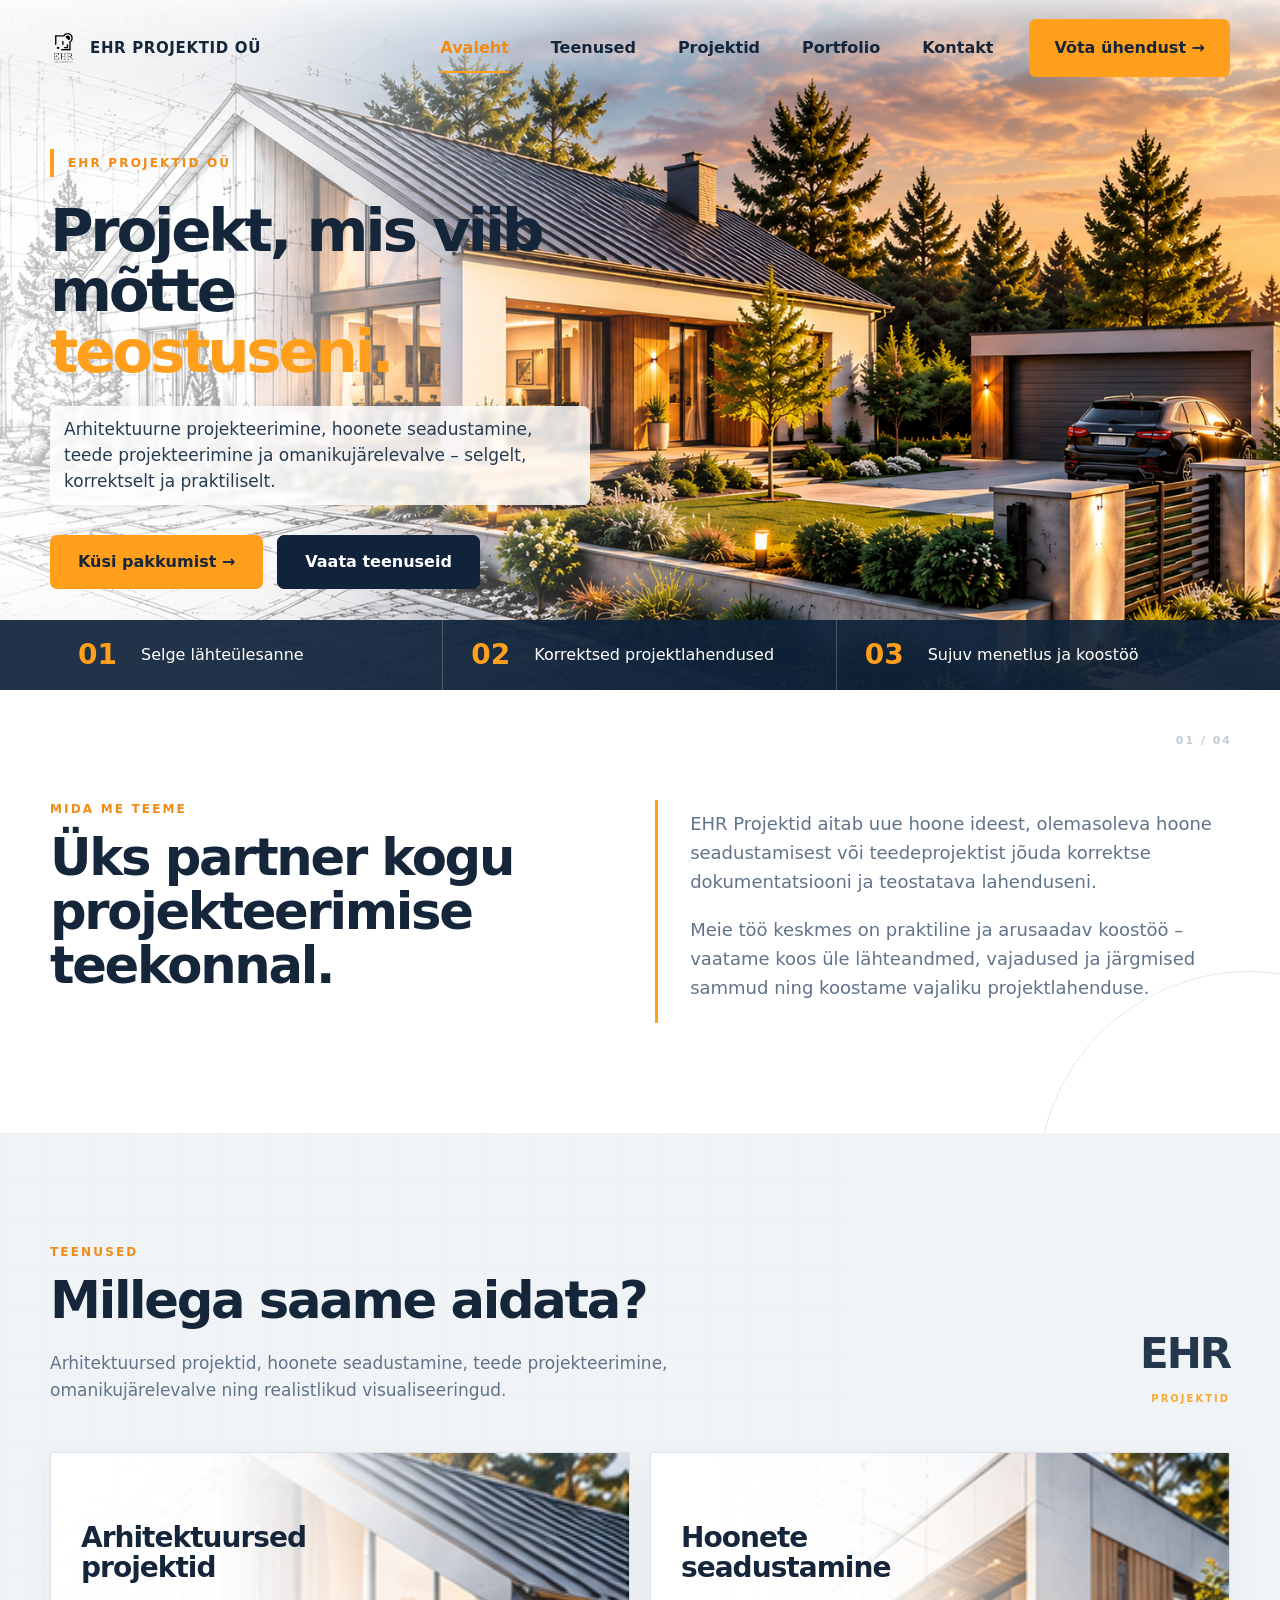
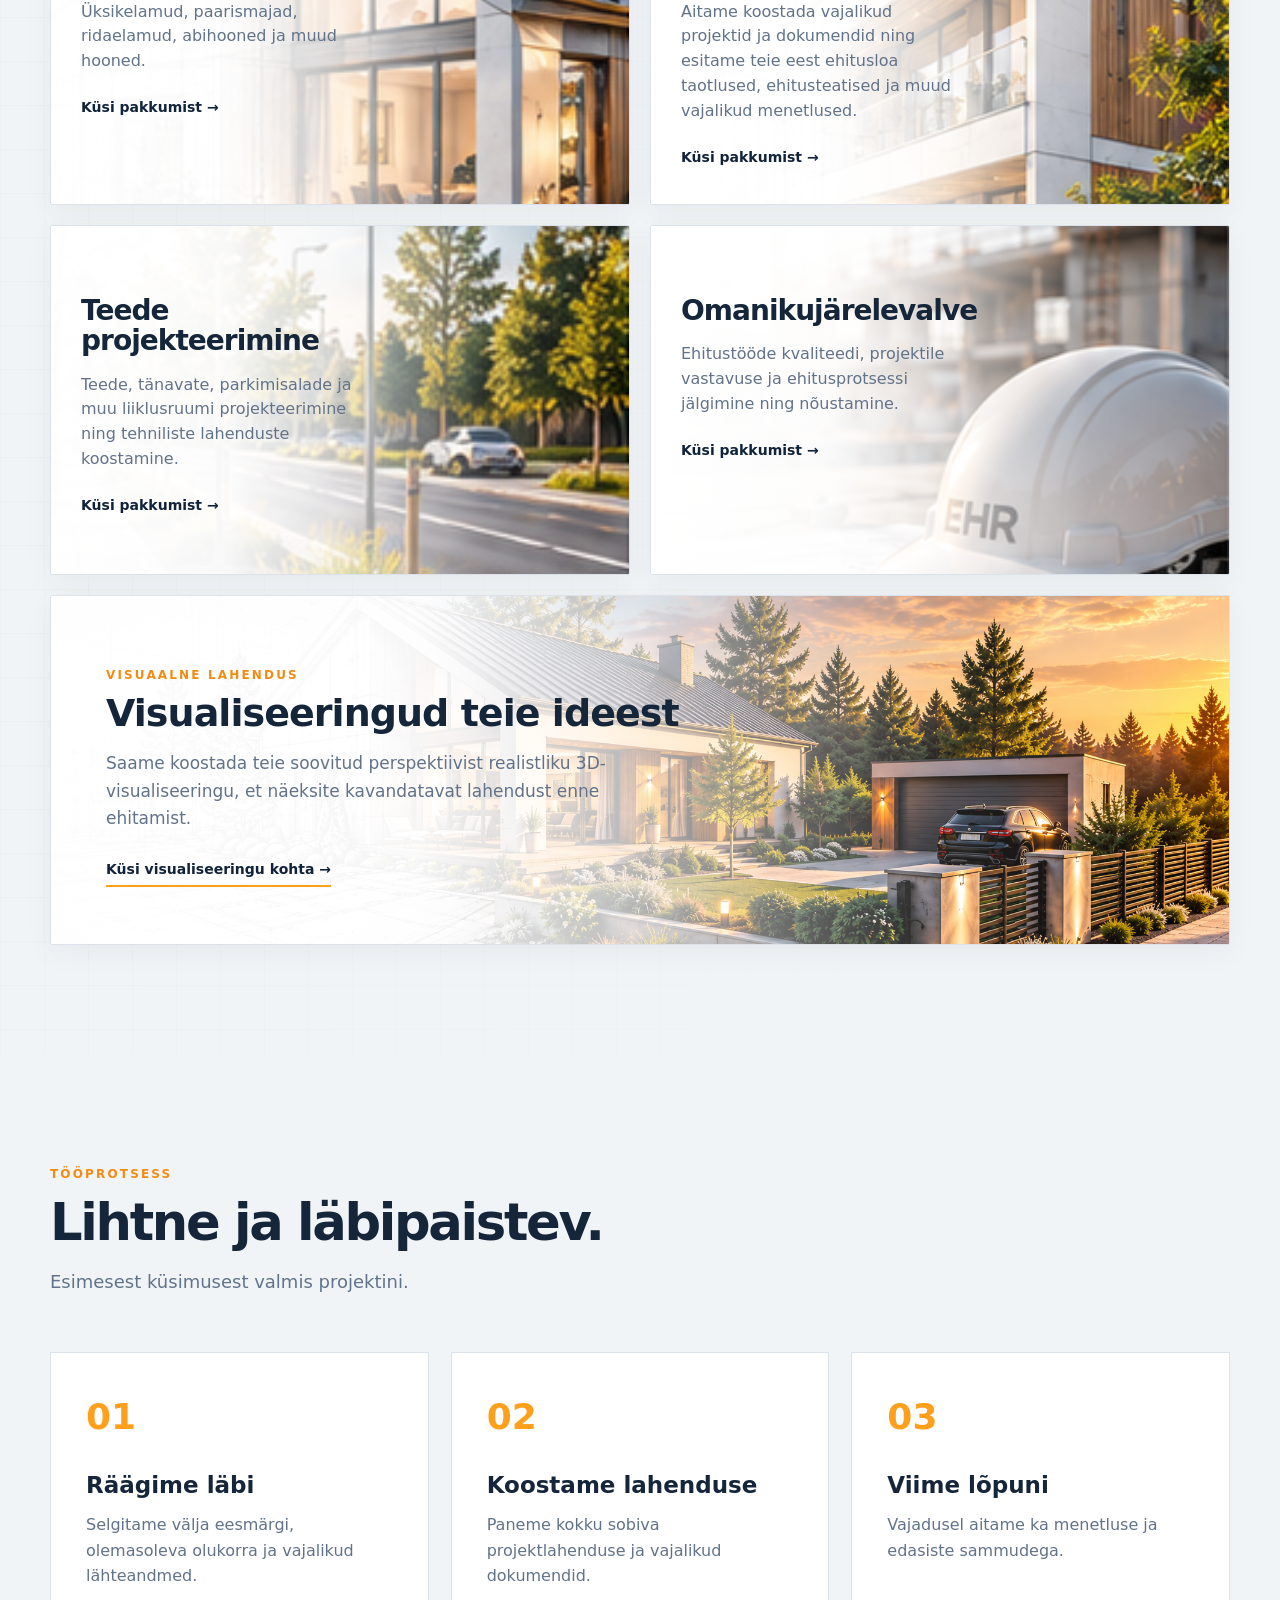
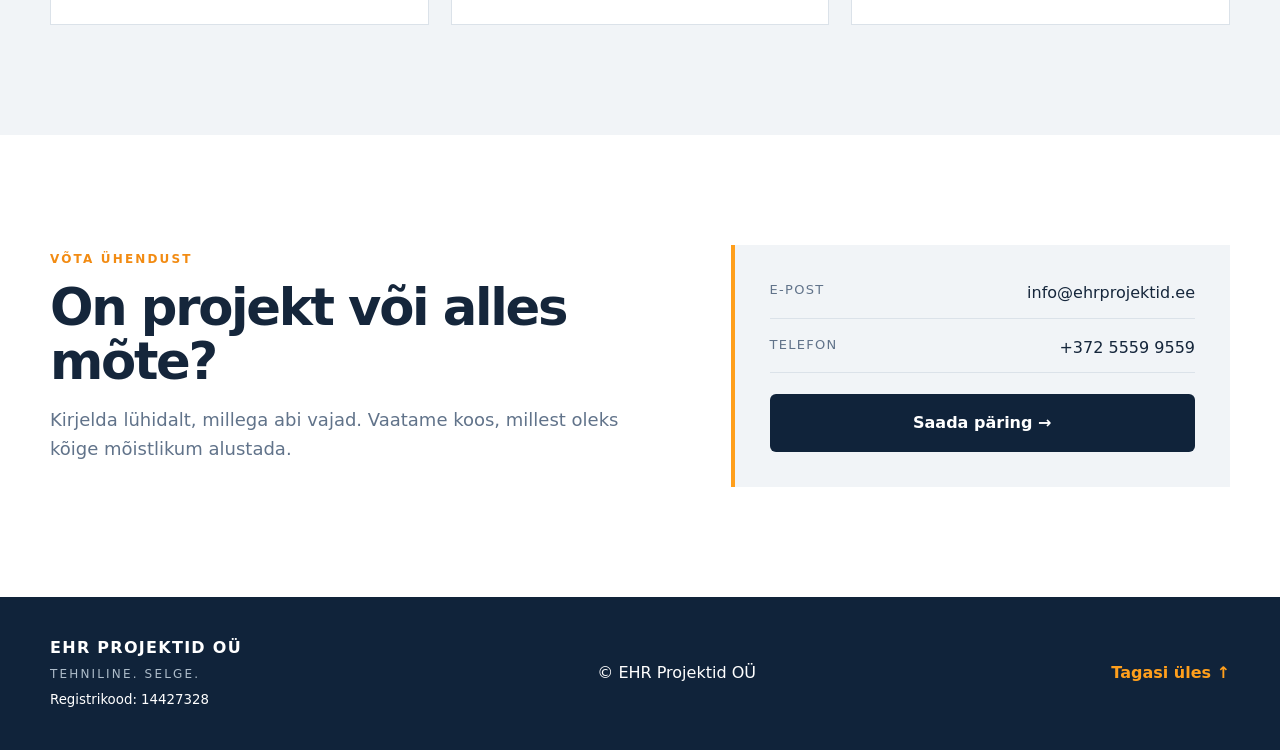
<file: index.html>
<!DOCTYPE html>
<html lang="et">
<head>
  <meta charset="UTF-8">
  <meta name="viewport" content="width=device-width, initial-scale=1.0">
  <meta name="description" content="EHR Projektid OÜ – arhitektuursed projektid, hoonete seadustamine, teede projekteerimine, omanikujärelevalve ja 3D-visualiseeringud. Selged ja praktilised projektlahendused.">
  <meta name="robots" content="index, follow">
  <meta property="og:type" content="website">
  <meta property="og:locale" content="et_EE">
  <meta property="og:title" content="EHR Projektid OÜ | Projekt, mis viib mõtte teostuseni.">
  <meta property="og:description" content="Arhitektuursed projektid, hoonete seadustamine, teede projekteerimine, omanikujärelevalve ja 3D-visualiseeringud.">
  <meta property="og:url" content="https://www.ehrprojektid.ee/">
  <meta property="og:image" content="https://www.ehrprojektid.ee/hero-sketch-real.png">
  <meta name="twitter:card" content="summary_large_image">
  <link rel="canonical" href="https://www.ehrprojektid.ee/">
  <title>EHR Projektid OÜ | Projekt, mis viib mõtte teostuseni.</title>
  <link rel="icon" href="ehr-logo.png">
  <link rel="stylesheet" href="style.css">
</head>
<body>

<header class="site-header">
  <div class="container nav-wrap">
    <a class="brand" href="#avaleht">
      <img src="ehr-logo.png" alt="EHR Projektid OÜ logo">
      <span>EHR PROJEKTID OÜ</span>
    </a>
    <button class="menu-toggle" type="button" aria-label="Ava menüü" aria-expanded="false">☰</button>
    <nav>
      <a class="active" href="#avaleht">Avaleht</a>
      <a href="teenused.html">Teenused</a>
      <a href="#projektid">Projektid</a>
      <a href="portfolio.html">Portfolio</a>
      <a href="#kontakt">Kontakt</a>
    </nav>
    <a class="nav-cta" href="#kontakt">Võta ühendust →</a>
  </div>
</header>

<main>
<section class="hero" id="avaleht">
  <div class="hero-bg"></div>
  <div class="hero-wash"></div>
  <div class="container hero-content">
    <div class="hero-copy">
      <div class="eyebrow"><span></span>EHR PROJEKTID OÜ</div>
      <h1>Projekt, mis viib<br>mõtte <strong>teostuseni.</strong></h1>
      <p>Arhitektuurne projekteerimine, hoonete seadustamine, teede projekteerimine ja omanikujärelevalve – selgelt, korrektselt ja praktiliselt.</p>
      <div class="hero-buttons">
        <a class="btn btn-primary" href="#kontakt">Küsi pakkumist →</a>
        <a class="btn btn-dark" href="#teenused">Vaata teenuseid</a>
      </div>
    </div>
  </div>
  <div class="hero-points">
    <div><b>01</b><span>Selge lähteülesanne</span></div>
    <div><b>02</b><span>Korrektsed projektlahendused</span></div>
    <div><b>03</b><span>Sujuv menetlus ja koostöö</span></div>
  </div>
</section>

<section class="intro section" id="projektid">
  <div class="container intro-grid">
    <div>
      <div class="section-kicker">MIDA ME TEEME</div>
      <h2>Üks partner kogu projekteerimise teekonnal.</h2>
    </div>
    <div class="intro-text">
      <p>EHR Projektid aitab uue hoone ideest, olemasoleva hoone seadustamisest või teedeprojektist jõuda korrektse dokumentatsiooni ja teostatava lahenduseni.</p>
      <p>Meie töö keskmes on praktiline ja arusaadav koostöö – vaatame koos üle lähteandmed, vajadused ja järgmised sammud ning koostame vajaliku projektlahenduse.</p>
    </div>
  </div>
</section>

<section class="services section" id="teenused">
  <div class="container">
    <div class="section-kicker">TEENUSED</div>
    <div class="services-heading">
      <div>
        <h2>Millega saame aidata?</h2>
        <p>Arhitektuursed projektid, hoonete seadustamine, teede projekteerimine, omanikujärelevalve ning realistlikud visualiseeringud.</p>
      </div>
      <div class="services-mark">EHR<br><span>PROJEKTID</span></div>
    </div>

    <div class="service-grid">
      <article class="service-card service-photo service-architecture">
        <div class="card-body">
          <h3>Arhitektuursed projektid</h3>
          <p>Üksikelamud, paarismajad, ridaelamud, abihooned ja muud hooned.</p>
          <a href="#kontakt">Küsi pakkumist →</a>
        </div>
      </article>

      <article class="service-card service-photo service-legalization">
        <div class="card-body">
          <h3>Hoonete seadustamine</h3>
          <p>Aitame koostada vajalikud projektid ja dokumendid ning esitame teie eest ehitusloa taotlused, ehitusteatised ja muud vajalikud menetlused.</p>
          <a href="#kontakt">Küsi pakkumist →</a>
        </div>
      </article>

      <article class="service-card service-photo service-road">
        <div class="card-body">
          <h3>Teede projekteerimine</h3>
          <p>Teede, tänavate, parkimisalade ja muu liiklusruumi projekteerimine ning tehniliste lahenduste koostamine.</p>
          <a href="#kontakt">Küsi pakkumist →</a>
        </div>
      </article>

      <article class="service-card service-photo service-supervision">
        <div class="card-body">
          <h3>Omanikujärelevalve</h3>
          <p>Ehitustööde kvaliteedi, projektile vastavuse ja ehitusprotsessi jälgimine ning nõustamine.</p>
          <a href="#kontakt">Küsi pakkumist →</a>
        </div>
      </article>

      <article class="service-card service-feature service-photo service-visualisation">
        <div class="feature-copy">
          <div>
            <div class="section-kicker">VISUAALNE LAHENDUS</div>
            <h3>Visualiseeringud teie ideest</h3>
            <p>Saame koostada teie soovitud perspektiivist realistliku 3D-visualiseeringu, et näeksite kavandatavat lahendust enne ehitamist.</p>
            <a class="feature-link" href="#kontakt">Küsi visualiseeringu kohta →</a>
          </div>
        </div>
      </article>
  </div>
</section>


<section class="process section">
  <div class="container">
    <div class="section-kicker">TÖÖPROTSESS</div>
    <h2>Lihtne ja läbipaistev.</h2>
    <p class="process-lead">Esimesest küsimusest valmis projektini.</p>
    <div class="process-grid">
      <div><b>01</b><h3>Räägime läbi</h3><p>Selgitame välja eesmärgi, olemasoleva olukorra ja vajalikud lähteandmed.</p></div>
      <div><b>02</b><h3>Koostame lahenduse</h3><p>Paneme kokku sobiva projektlahenduse ja vajalikud dokumendid.</p></div>
      <div><b>03</b><h3>Viime lõpuni</h3><p>Vajadusel aitame ka menetluse ja edasiste sammudega.</p></div>
    </div>
  </div>
</section>

<section class="contact section" id="kontakt">
  <div class="container contact-panel">
    <div>
      <div class="section-kicker">VÕTA ÜHENDUST</div>
      <h2>On projekt või alles mõte?</h2>
      <p>Kirjelda lühidalt, millega abi vajad. Vaatame koos, millest oleks kõige mõistlikum alustada.</p>
    </div>
    <div class="contact-box">
      <a href="mailto:info@ehrprojektid.ee"><span>E-post</span>info@ehrprojektid.ee</a>
      <a href="tel:+37255599559"><span>Telefon</span>+372 5559 9559</a>
      <a class="contact-button" href="mailto:info@ehrprojektid.ee?subject=Projektipäring">Saada päring →</a>
    </div>
  </div>
</section>
</main>

<footer>
  <div class="container footer-inner">
    <div><strong>EHR PROJEKTID OÜ</strong><br><span>TEHNILINE. SELGE.</span><br><small>Registrikood: 14427328</small></div>
    <div>© EHR Projektid OÜ</div>
    <a href="#avaleht">Tagasi üles ↑</a>
  </div>
</footer>


<script type="application/ld+json">
{
  "@context":"https://schema.org",
  "@type":"ProfessionalService",
  "name":"EHR Projektid OÜ",
  "url":"https://www.ehrprojektid.ee/",
  "email":"info@ehrprojektid.ee",
  "telephone":"+372 5559 9559",
  "description":"Arhitektuursed projektid, hoonete seadustamine, teede projekteerimine, omanikujärelevalve ja 3D-visualiseeringud.",
  "identifier": {"@type":"PropertyValue","propertyID":"Registrikood","value":"14427328"}
}
</script>
<script src="script.js"></script>
</body>
</html>
</file>
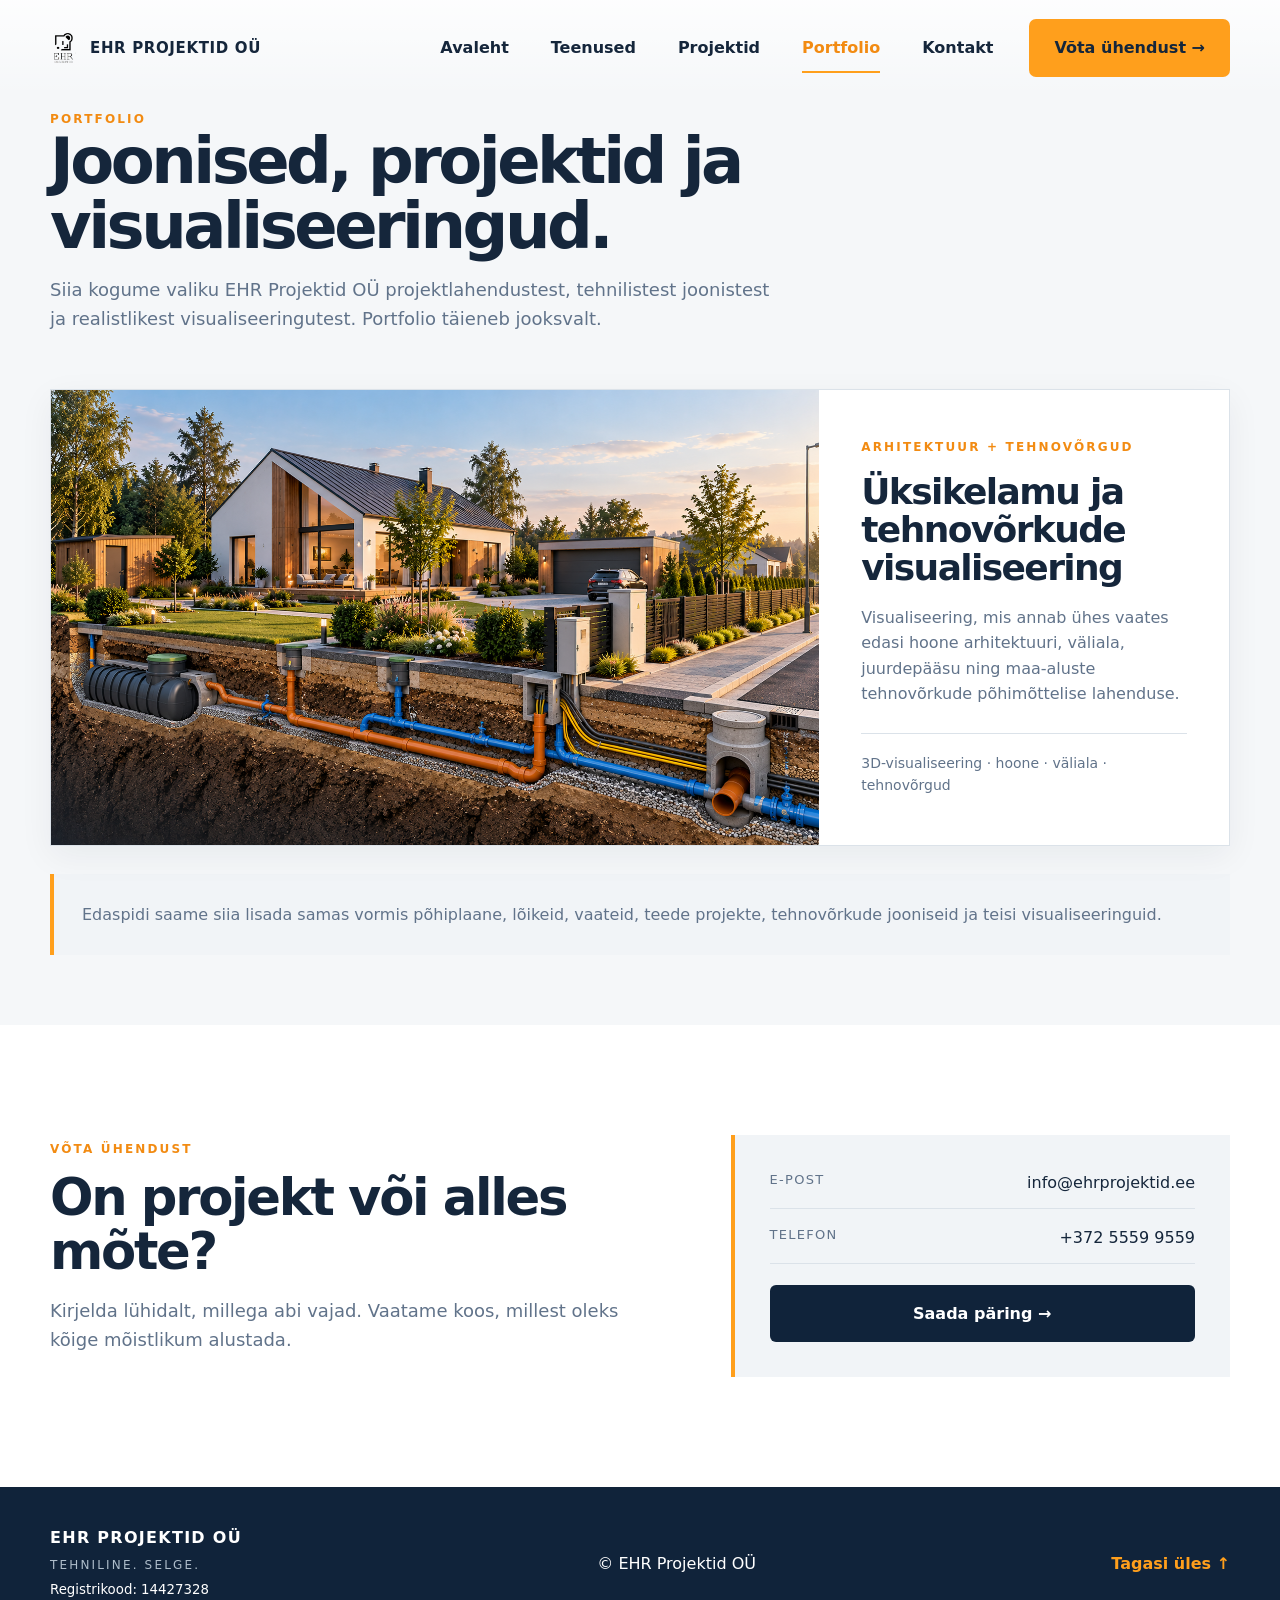
<file: portfolio.html>
<!DOCTYPE html>
<html lang="et">
<head>
  <meta charset="UTF-8">
  <meta name="viewport" content="width=device-width, initial-scale=1.0">
  <meta name="description" content="EHR Projektid OÜ portfolio – valik jooniseid, projektlahendusi ja realistlikke visualiseeringuid.">
  <meta name="robots" content="index, follow">
  <link rel="canonical" href="https://www.ehrprojektid.ee/portfolio.html">
  <meta property="og:type" content="website">
  <meta property="og:locale" content="et_EE">
  <meta property="og:title" content="Portfolio | EHR Projektid OÜ">
  <meta property="og:description" content="Valik EHR Projektid OÜ jooniseid, projektlahendusi ja visualiseeringuid.">
  <meta property="og:url" content="https://www.ehrprojektid.ee/portfolio.html">
  <meta property="og:image" content="https://www.ehrprojektid.ee/portfolio-trassid.png">
  <link rel="icon" href="ehr-logo.png">
  <link rel="stylesheet" href="style.css">
  <style>
    .portfolio-hero { padding-bottom: 70px; }
    .portfolio-intro { max-width: 760px; margin-bottom: 55px; }
    .portfolio-intro h1 { font-size: clamp(44px, 5vw, 68px); margin-bottom: 18px; }
    .portfolio-intro p { color: var(--muted); font-size: 18px; max-width: 720px; }
    .portfolio-grid { display:grid; gap: 28px; }
    .portfolio-item {
      display:grid;
      grid-template-columns: 1.5fr .8fr;
      background:#fff;
      border:1px solid var(--line);
      box-shadow:0 10px 32px rgba(16,35,58,.06);
      overflow:hidden;
    }
    .portfolio-image { background:#e9eef2; }
    .portfolio-image img { display:block; width:100%; height:100%; min-height:420px; object-fit:cover; }
    .portfolio-copy { padding:48px 42px; display:flex; flex-direction:column; justify-content:center; }
    .portfolio-copy .section-kicker { margin-bottom:16px; }
    .portfolio-copy h2 { font-size:36px; margin:0 0 18px; }
    .portfolio-copy p { color:var(--muted); margin:0 0 18px; }
    .portfolio-meta { border-top:1px solid var(--line); padding-top:18px; margin-top:8px; color:var(--muted); font-size:14px; }
    .portfolio-note { margin-top:28px; padding:28px; background:#f1f4f7; border-left:4px solid var(--orange); color:var(--muted); }
    @media(max-width:900px){
      .portfolio-item { grid-template-columns:1fr; }
      .portfolio-image img { min-height:320px; }
    }
    @media(max-width:560px){
      .portfolio-hero { padding-top:80px; }
      .portfolio-copy { padding:34px 26px; }
      .portfolio-copy h2 { font-size:30px; }
      .portfolio-image img { min-height:240px; }
    }
  </style>
</head>
<body>

<header class="site-header">
  <div class="container nav-wrap">
    <a class="brand" href="index.html#avaleht">
      <img src="ehr-logo.png" alt="EHR Projektid OÜ logo">
      <span>EHR PROJEKTID OÜ</span>
    </a>
    <button class="menu-toggle" type="button" aria-label="Ava menüü" aria-expanded="false">☰</button>
    <nav>
      <a href="index.html#avaleht">Avaleht</a>
      <a href="teenused.html">Teenused</a>
      <a href="index.html#projektid">Projektid</a>
      <a class="active" href="portfolio.html">Portfolio</a>
      <a href="index.html#kontakt">Kontakt</a>
    </nav>
    <a class="nav-cta" href="index.html#kontakt">Võta ühendust →</a>
  </div>
</header>

<main>
<section class="section portfolio-hero">
  <div class="container">
    <div class="section-kicker">PORTFOLIO</div>
    <div class="portfolio-intro">
      <h1>Joonised, projektid ja visualiseeringud.</h1>
      <p>Siia kogume valiku EHR Projektid OÜ projektlahendustest, tehnilistest joonistest ja realistlikest visualiseeringutest. Portfolio täieneb jooksvalt.</p>
    </div>

    <div class="portfolio-grid">
      <article class="portfolio-item">
        <div class="portfolio-image">
          <img src="portfolio-trassid.png" alt="Üksikelamu ja maa-aluste tehnovõrkude visualiseering">
        </div>
        <div class="portfolio-copy">
          <div class="section-kicker">ARHITEKTUUR + TEHNOVÕRGUD</div>
          <h2>Üksikelamu ja tehnovõrkude visualiseering</h2>
          <p>Visualiseering, mis annab ühes vaates edasi hoone arhitektuuri, väliala, juurdepääsu ning maa-aluste tehnovõrkude põhimõttelise lahenduse.</p>
          <div class="portfolio-meta">3D-visualiseering · hoone · väliala · tehnovõrgud</div>
        </div>
      </article>
    </div>

    <div class="portfolio-note">
      Edaspidi saame siia lisada samas vormis põhiplaane, lõikeid, vaateid, teede projekte, tehnovõrkude jooniseid ja teisi visualiseeringuid.
    </div>
  </div>
</section>

<section class="contact section" id="kontakt">
  <div class="container contact-panel">
    <div>
      <div class="section-kicker">VÕTA ÜHENDUST</div>
      <h2>On projekt või alles mõte?</h2>
      <p>Kirjelda lühidalt, millega abi vajad. Vaatame koos, millest oleks kõige mõistlikum alustada.</p>
    </div>
    <div class="contact-box">
      <a href="mailto:info@ehrprojektid.ee"><span>E-post</span>info@ehrprojektid.ee</a>
      <a href="tel:+37255599559"><span>Telefon</span>+372 5559 9559</a>
      <a class="contact-button" href="mailto:info@ehrprojektid.ee?subject=Projektipäring">Saada päring →</a>
    </div>
  </div>
</section>
</main>

<footer>
  <div class="container footer-inner">
    <div><strong>EHR PROJEKTID OÜ</strong><br><span>TEHNILINE. SELGE.</span><br><small>Registrikood: 14427328</small></div>
    <div>© EHR Projektid OÜ</div>
    <a href="#kontakt">Tagasi üles ↑</a>
  </div>
</footer>

<script src="script.js"></script>
</body>
</html>
</file>
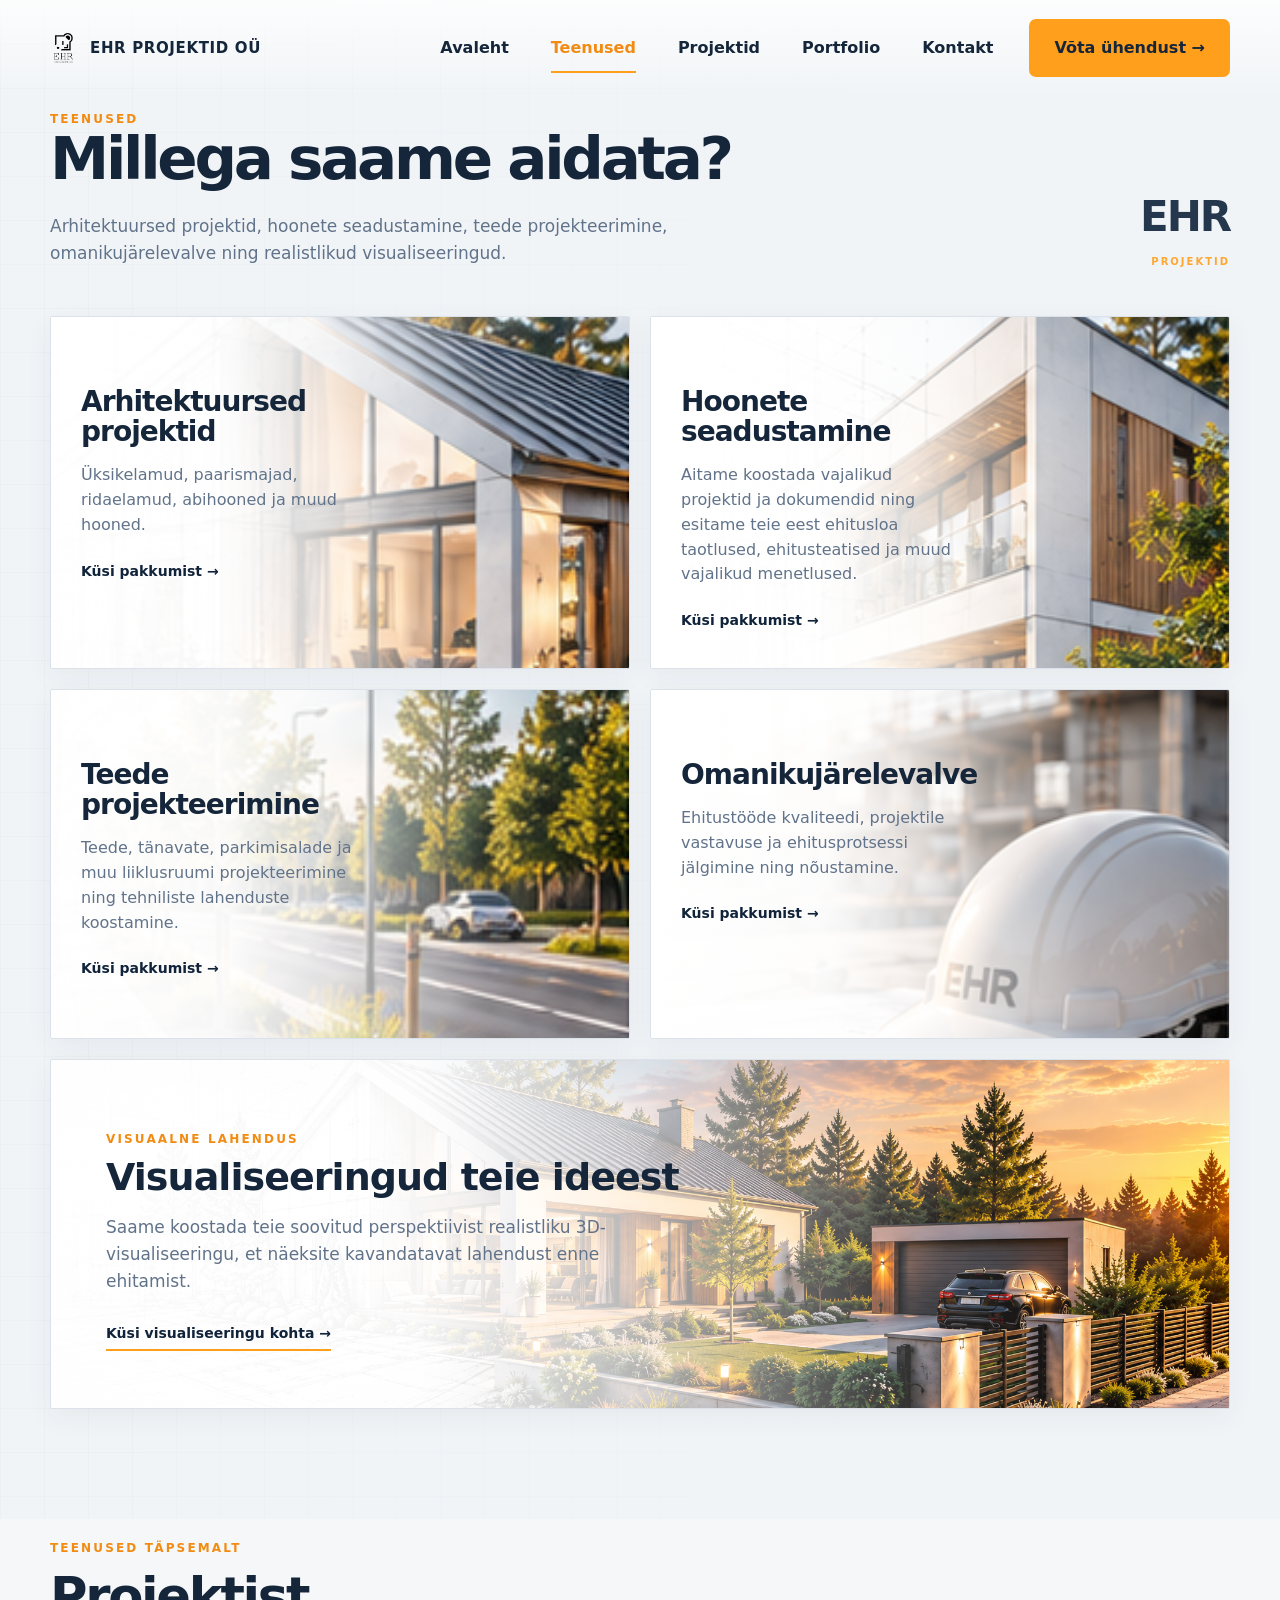
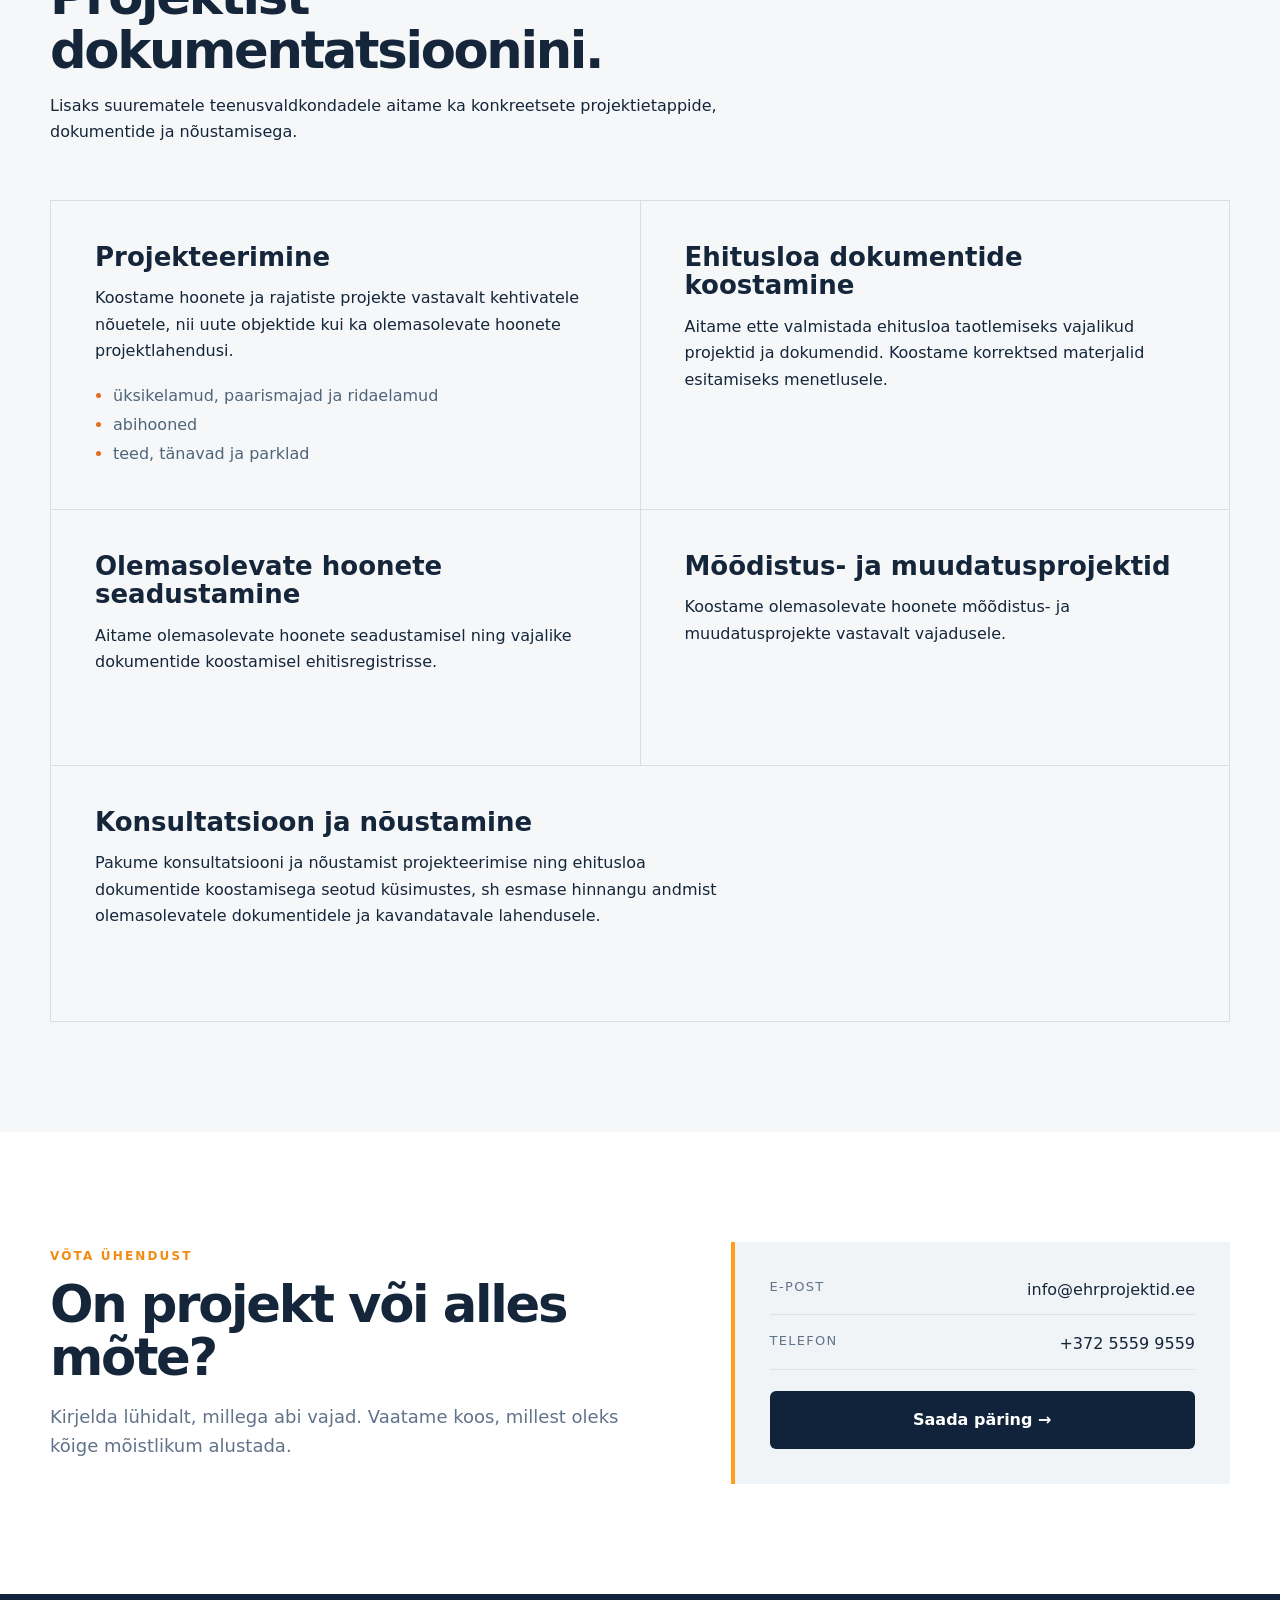
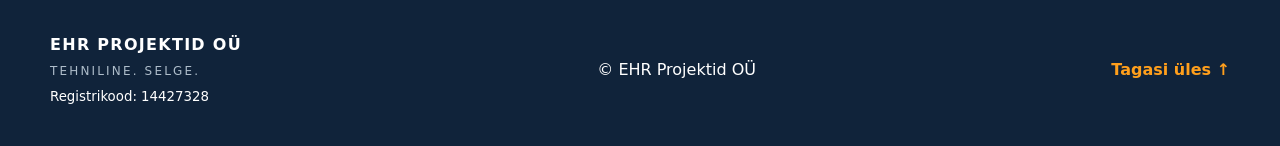
<file: teenused.html>
<!DOCTYPE html>
<html lang="et">
<head>
  <meta charset="UTF-8">
  <meta name="viewport" content="width=device-width, initial-scale=1.0">
  <meta name="description" content="EHR Projektid OÜ teenused – arhitektuurne projekteerimine, ehitusloa dokumentide koostamine, hoonete seadustamine, mõõdistus- ja muudatusprojektid, teede projekteerimine, omanikujärelevalve, visualiseeringud ning konsultatsioon.">
  <meta name="robots" content="index, follow">
  <link rel="canonical" href="https://www.ehrprojektid.ee/teenused.html">
  <meta property="og:type" content="website">
  <meta property="og:locale" content="et_EE">
  <meta property="og:title" content="Teenused | EHR Projektid OÜ">
  <meta property="og:description" content="Arhitektuurne projekteerimine, hoonete seadustamine, teede projekteerimine, omanikujärelevalve, visualiseeringud ja konsultatsioon.">
  <meta property="og:url" content="https://www.ehrprojektid.ee/teenused.html">
  <meta property="og:image" content="https://www.ehrprojektid.ee/hero-sketch-real.png">
  <link rel="icon" href="ehr-logo.png">
  <link rel="stylesheet" href="style.css">
  <style>
    .service-details { padding-top: 20px; }
    .service-details-heading { max-width: 760px; margin-bottom: 55px; }
    .service-details-heading h2 { margin-bottom: 16px; }
    .service-details-heading p { max-width: 680px; }
    .detail-grid {
      display: grid;
      grid-template-columns: repeat(2, minmax(0, 1fr));
      gap: 1px;
      background: #d8dee5;
      border: 1px solid #d8dee5;
    }
    .detail-card {
      background: #f5f7f9;
      padding: 42px 44px 40px;
      min-height: 255px;
    }
    .detail-card:nth-child(5) { grid-column: 1 / -1; }
    .detail-number {
      color: #e36f21;
      font-size: 13px;
      font-weight: 700;
      letter-spacing: .08em;
      margin-bottom: 18px;
    }
    .detail-card h3 { margin: 0 0 14px; font-size: 26px; line-height: 1.1; }
    .detail-card p { max-width: 650px; margin: 0 0 18px; line-height: 1.65; }
    .detail-card ul { margin: 0; padding-left: 18px; color: #4f657a; line-height: 1.8; }
    .detail-card li::marker { color: #e36f21; }
    @media (max-width: 760px) {
      .detail-grid { grid-template-columns: 1fr; }
      .detail-card:nth-child(5) { grid-column: auto; }
      .detail-card { padding: 32px 26px; }
    }
  </style>
</head>
<body>

<header class="site-header">
  <div class="container nav-wrap">
    <a class="brand" href="index.html#avaleht">
      <img src="ehr-logo.png" alt="EHR Projektid OÜ logo">
      <span>EHR PROJEKTID OÜ</span>
    </a>
    <button class="menu-toggle" type="button" aria-label="Ava menüü" aria-expanded="false">☰</button>
    <nav>
      <a href="index.html#avaleht">Avaleht</a>
      <a class="active" href="teenused.html">Teenused</a>
      <a href="index.html#projektid">Projektid</a>
      <a href="portfolio.html">Portfolio</a>
      <a href="index.html#kontakt">Kontakt</a>
    </nav>
    <a class="nav-cta" href="index.html#kontakt">Võta ühendust →</a>
  </div>
</header>

<main>
<section class="services section" id="teenused">
  <div class="container">
    <div class="section-kicker">TEENUSED</div>
    <div class="services-heading">
      <div>
        <h1>Millega saame aidata?</h1>
        <p>Arhitektuursed projektid, hoonete seadustamine, teede projekteerimine, omanikujärelevalve ning realistlikud visualiseeringud.</p>
      </div>
      <div class="services-mark">EHR<br><span>PROJEKTID</span></div>
    </div>

    <div class="service-grid">
      <article class="service-card service-photo service-architecture">
        <div class="card-body">
          <h3>Arhitektuursed projektid</h3>
          <p>Üksikelamud, paarismajad, ridaelamud, abihooned ja muud hooned.</p>
          <a href="index.html#kontakt">Küsi pakkumist →</a>
        </div>
      </article>

      <article class="service-card service-photo service-legalization">
        <div class="card-body">
          <h3>Hoonete seadustamine</h3>
          <p>Aitame koostada vajalikud projektid ja dokumendid ning esitame teie eest ehitusloa taotlused, ehitusteatised ja muud vajalikud menetlused.</p>
          <a href="index.html#kontakt">Küsi pakkumist →</a>
        </div>
      </article>

      <article class="service-card service-photo service-road">
        <div class="card-body">
          <h3>Teede projekteerimine</h3>
          <p>Teede, tänavate, parkimisalade ja muu liiklusruumi projekteerimine ning tehniliste lahenduste koostamine.</p>
          <a href="index.html#kontakt">Küsi pakkumist →</a>
        </div>
      </article>

      <article class="service-card service-photo service-supervision">
        <div class="card-body">
          <h3>Omanikujärelevalve</h3>
          <p>Ehitustööde kvaliteedi, projektile vastavuse ja ehitusprotsessi jälgimine ning nõustamine.</p>
          <a href="index.html#kontakt">Küsi pakkumist →</a>
        </div>
      </article>

      <article class="service-card service-feature service-photo service-visualisation">
        <div class="feature-copy">
          <div>
            <div class="section-kicker">VISUAALNE LAHENDUS</div>
            <h3>Visualiseeringud teie ideest</h3>
            <p>Saame koostada teie soovitud perspektiivist realistliku 3D-visualiseeringu, et näeksite kavandatavat lahendust enne ehitamist.</p>
            <a class="feature-link" href="index.html#kontakt">Küsi visualiseeringu kohta →</a>
          </div>
        </div>
      </article>
    </div>
  </div>
</section>

<section class="service-details section">
  <div class="container">
    <div class="section-kicker">TEENUSED TÄPSEMALT</div>
    <div class="service-details-heading">
      <h2>Projektist dokumentatsioonini.</h2>
      <p>Lisaks suurematele teenusvaldkondadele aitame ka konkreetsete projektietappide, dokumentide ja nõustamisega.</p>
    </div>

    <div class="detail-grid">
      <article class="detail-card">
        <h3>Projekteerimine</h3>
        <p>Koostame hoonete ja rajatiste projekte vastavalt kehtivatele nõuetele, nii uute objektide kui ka olemasolevate hoonete projektlahendusi.</p>
        <ul>
          <li>üksikelamud, paarismajad ja ridaelamud</li>
          <li>abihooned</li>
          <li>teed, tänavad ja parklad</li>
        </ul>
      </article>

      <article class="detail-card">
        <h3>Ehitusloa dokumentide koostamine</h3>
        <p>Aitame ette valmistada ehitusloa taotlemiseks vajalikud projektid ja dokumendid. Koostame korrektsed materjalid esitamiseks menetlusele.</p>
      </article>

      <article class="detail-card">
        <h3>Olemasolevate hoonete seadustamine</h3>
        <p>Aitame olemasolevate hoonete seadustamisel ning vajalike dokumentide koostamisel ehitisregistrisse.</p>
      </article>

      <article class="detail-card">
        <h3>Mõõdistus- ja muudatusprojektid</h3>
        <p>Koostame olemasolevate hoonete mõõdistus- ja muudatusprojekte vastavalt vajadusele.</p>
      </article>

      <article class="detail-card">
        <h3>Konsultatsioon ja nõustamine</h3>
        <p>Pakume konsultatsiooni ja nõustamist projekteerimise ning ehitusloa dokumentide koostamisega seotud küsimustes, sh esmase hinnangu andmist olemasolevatele dokumentidele ja kavandatavale lahendusele.</p>
      </article>
    </div>
  </div>
</section>

<section class="contact section" id="kontakt">
  <div class="container contact-panel">
    <div>
      <div class="section-kicker">VÕTA ÜHENDUST</div>
      <h2>On projekt või alles mõte?</h2>
      <p>Kirjelda lühidalt, millega abi vajad. Vaatame koos, millest oleks kõige mõistlikum alustada.</p>
    </div>
    <div class="contact-box">
      <a href="mailto:info@ehrprojektid.ee"><span>E-post</span>info@ehrprojektid.ee</a>
      <a href="tel:+37255599559"><span>Telefon</span>+372 5559 9559</a>
      <a class="contact-button" href="mailto:info@ehrprojektid.ee?subject=Projektipäring">Saada päring →</a>
    </div>
  </div>
</section>
</main>

<footer>
  <div class="container footer-inner">
    <div><strong>EHR PROJEKTID OÜ</strong><br><span>TEHNILINE. SELGE.</span><br><small>Registrikood: 14427328</small></div>
    <div>© EHR Projektid OÜ</div>
    <a href="#teenused">Tagasi üles ↑</a>
  </div>
</footer>

<script src="script.js"></script>
</body>
</html>
</file>
<file: style.css>
:root{
  --navy:#10233a;--navy2:#172f49;--orange:#ff9f1c;--orange2:#f28b12;
  --ink:#15263b;--muted:#61738a;--paper:#f5f7f9;--line:#dbe2e9;--white:#fff;
  --shadow:0 18px 50px rgba(16,35,58,.10);
}
*{box-sizing:border-box}
html{scroll-behavior:smooth}
body{margin:0;font-family:Inter,ui-sans-serif,system-ui,-apple-system,BlinkMacSystemFont,"Segoe UI",sans-serif;color:var(--ink);background:var(--paper);line-height:1.6}
a{color:inherit;text-decoration:none}
.container{width:min(1180px,calc(100% - 48px));margin:auto}
.site-header{position:absolute;z-index:20;top:0;left:0;right:0;background:linear-gradient(180deg,rgba(255,255,255,.82),rgba(255,255,255,0))}
.nav-wrap{height:96px;display:flex;align-items:center;gap:36px}
.brand{display:flex;align-items:center;gap:10px;font-weight:800;letter-spacing:.04em;margin-right:auto}
.brand img{width:30px;height:30px;object-fit:contain}
.brand span{font-size:15px}
nav{display:flex;gap:42px;font-weight:650}
nav a{padding:12px 0;position:relative}
nav a.active,nav a:hover{color:var(--orange2)}
nav a.active:after{content:"";position:absolute;left:0;right:0;bottom:0;height:2px;background:var(--orange)}
.nav-cta{background:var(--orange);padding:16px 25px;border-radius:7px;font-weight:800}
.menu-toggle{display:none;border:0;background:none;font-size:25px}

.hero{position:relative;min-height:690px;overflow:hidden;background:#fff}
.hero-bg{position:absolute;inset:0;background:url("hero-sketch-real.png") center center/cover no-repeat}
.hero-wash{position:absolute;inset:0;background:linear-gradient(90deg,rgba(255,255,255,.76) 0%,rgba(255,255,255,.62) 18%,rgba(255,255,255,.38) 31%,rgba(255,255,255,.12) 45%,rgba(255,255,255,0) 61%)}
.hero-content{position:relative;z-index:2;min-height:690px;display:flex;align-items:center}
.hero-copy{width:540px;padding-top:48px}
.eyebrow,.section-kicker{font-size:12px;letter-spacing:.18em;font-weight:800;color:var(--orange2)}
.eyebrow{display:flex;align-items:center;gap:14px;margin-bottom:24px}
.eyebrow span{display:block;width:4px;height:28px;background:var(--orange)}
h1{font-size:clamp(50px,4.65vw,70px);line-height:1.01;letter-spacing:-.055em;margin:0 0 24px;font-weight:800}
h1 strong{color:var(--orange)}
.hero-copy p{font-size:17px;line-height:1.55;max-width:560px;color:#263b52;margin:0 0 30px;padding:10px 14px;background:rgba(255,255,255,.82);border-radius:7px;box-shadow:0 5px 18px rgba(16,35,58,.08);backdrop-filter:blur(2px);-webkit-backdrop-filter:blur(2px)}
.hero-buttons{display:flex;gap:14px}
.btn{display:inline-flex;align-items:center;justify-content:center;min-height:54px;padding:0 27px;border-radius:7px;font-weight:800;border:1px solid transparent}
.btn-primary{background:var(--orange);color:#17263a}
.btn-dark{background:var(--navy);color:#fff;border-color:var(--navy)}
.hero-points{position:absolute;z-index:5;bottom:0;left:0;right:0;background:rgba(16,35,58,.92);color:#fff;display:grid;grid-template-columns:repeat(3,1fr);padding:0 calc((100% - 1180px)/2)}
.hero-points div{height:70px;display:flex;align-items:center;gap:24px;padding:0 28px;border-right:1px solid rgba(255,255,255,.22)}
.hero-points div:last-child{border:0}
.hero-points b{font-size:28px;color:var(--orange)}

.section{padding:110px 0}
.intro{background:#fff;position:relative;overflow:hidden}
.intro-grid{display:grid;grid-template-columns:.95fr 1.05fr;gap:85px;position:relative}
h2{font-size:clamp(38px,4vw,58px);line-height:1.05;letter-spacing:-.045em;margin:12px 0 0}
.intro-text{font-size:18px;color:var(--muted);padding:10px 0 0 32px;border-left:3px solid var(--orange);position:relative}
.intro-text p{margin:0 0 20px}.intro:after{content:"";position:absolute;width:420px;height:420px;right:-180px;bottom:-260px;border:1px solid #dfe5eb;border-radius:50%;opacity:.8}.intro:before{content:"01 / 04";position:absolute;right:48px;top:42px;color:#c2ccd5;font-size:11px;letter-spacing:.18em;font-weight:800}

.services{background:#f1f4f7;position:relative;overflow:hidden}
.services:before{content:"";position:absolute;inset:0;opacity:.22;background-image:linear-gradient(rgba(25,55,80,.10) 1px,transparent 1px),linear-gradient(90deg,rgba(25,55,80,.10) 1px,transparent 1px);background-size:44px 44px;mask-image:linear-gradient(90deg,#000,transparent 80%)}
.services .container{position:relative}
.services-heading{display:flex;justify-content:space-between;align-items:end;gap:30px;margin-bottom:48px}
.services-heading p{max-width:700px;color:var(--muted);font-size:17px;margin:22px 0 0}
.services-mark{font-size:42px;font-weight:900;line-height:.8;text-align:right;color:var(--navy);opacity:.9;letter-spacing:-.05em}.services-mark span{font-size:10px;color:var(--orange);letter-spacing:.2em;margin-top:10px;display:inline-block}

.service-grid{display:grid;grid-template-columns:1fr 1fr;gap:22px}
.service-card{position:relative;background:#fff;border:1px solid #dbe2e9;min-height:350px;display:grid;grid-template-rows:150px 1fr;overflow:hidden;box-shadow:0 8px 28px rgba(16,35,58,.05);transition:transform .2s ease,box-shadow .2s ease,border-color .2s ease}.service-card:hover{transform:translateY(-4px);box-shadow:0 18px 38px rgba(16,35,58,.10);border-color:#cbd5df}
.card-visual{position:relative;overflow:hidden;background:linear-gradient(135deg,#eef2f5,#fff)}
.card-body{padding:27px 30px 30px}
.card-number{display:none}
.service-card h3{font-size:25px;line-height:1.1;letter-spacing:-.025em;margin:2px 0 12px}
.service-card p{color:var(--muted);margin:0 0 18px}
.service-card a{font-weight:800;font-size:14px;color:var(--navy)}
.service-card a:hover{color:var(--orange2)}
.blueprint{position:absolute;inset:0;opacity:.45;background-image:linear-gradient(rgba(24,54,79,.18) 1px,transparent 1px),linear-gradient(90deg,rgba(24,54,79,.18) 1px,transparent 1px);background-size:28px 28px}
.mini-house{position:absolute;width:190px;height:95px;left:55px;bottom:15px;border:3px solid var(--navy);border-bottom:0;transform:skewX(-25deg);opacity:.7}
.mini-house:after{content:"";position:absolute;width:80px;height:42px;border:3px solid var(--navy);left:55px;bottom:-3px}
.document-stack{position:absolute;left:70px;top:25px;width:150px;height:110px;background:#fff;border:1px solid #cbd5df;box-shadow:15px 12px 0 #dfe5eb}
.document-stack:before,.document-stack:after{content:"";position:absolute;left:18px;right:18px;height:2px;background:#b8c5d1;top:32px;box-shadow:0 18px 0 #b8c5d1,0 36px 0 #b8c5d1}
.stamp{position:absolute;right:85px;bottom:28px;border:3px solid var(--orange);color:var(--orange);font-weight:900;border-radius:50%;width:68px;height:68px;display:grid;place-items:center;transform:rotate(-12deg)}
.road-lines{position:absolute;inset:0;background:linear-gradient(155deg,transparent 35%,var(--navy) 35.5%,var(--navy) 36%,transparent 36.5%),linear-gradient(155deg,transparent 55%,var(--navy) 55.5%,var(--navy) 56%,transparent 56.5%);opacity:.55}
.road-lines:after{content:"";position:absolute;left:0;right:0;top:50%;border-top:2px dashed var(--orange)}
.road-pin{position:absolute;right:85px;top:36px;background:var(--orange);width:54px;height:54px;border-radius:50%;display:grid;place-items:center;font-size:25px;font-weight:900}
.check-grid{position:absolute;display:grid;grid-template-columns:repeat(3,72px);gap:12px;left:65px;top:38px}
.check-grid span{height:55px;border:1px solid #b9c7d4;display:grid;place-items:center;font-size:27px;color:var(--orange);background:#fff}
.level-line{position:absolute;left:65px;right:65px;bottom:35px;border-top:3px solid var(--navy);box-shadow:0 -8px 0 -6px var(--orange)}
.service-feature{grid-column:1/-1;grid-template-columns:48% 52%;grid-template-rows:auto;min-height:330px}
.feature-image{position:relative;min-height:330px;background:#dfe5e9;overflow:hidden}
.feature-image img{width:100%;height:100%;object-fit:cover;display:block}
.feature-image:after{content:"";position:absolute;inset:0;background:linear-gradient(90deg,rgba(16,35,58,.05),rgba(16,35,58,.38))}
.feature-image-label{position:absolute;z-index:2;left:28px;bottom:24px;color:#fff;font-size:12px;letter-spacing:.16em;line-height:1.4}
.feature-image-label strong{font-size:19px;letter-spacing:.04em}
.feature-copy{padding:48px 55px;display:flex;gap:30px;align-items:flex-start;background:#fff;border-left:1px solid #e1e6eb}
.feature-copy .card-number{min-width:34px}
.feature-copy h3{font-size:36px;margin:8px 0 14px}
.feature-copy p{font-size:17px;max-width:610px}
.feature-link{display:inline-block;margin-top:8px;padding-bottom:5px;border-bottom:2px solid var(--orange)}

.about{background:#fff}
.about-panel{background:var(--navy);color:#fff;padding:75px;display:grid;grid-template-columns:1fr 1fr;gap:90px}
.about-panel .section-kicker{color:var(--orange)}
.about-panel h2{color:#fff}
.about-panel p{color:#c7d2de;font-size:17px}
.about-points{display:grid;grid-template-columns:1fr;gap:12px;margin-top:30px}
.about-points span{border-top:1px solid rgba(255,255,255,.2);padding-top:12px}
.about-points b{color:var(--orange);margin-right:18px}

.process{background:#f1f4f7}
.process-lead{color:var(--muted);font-size:18px}
.process-grid{display:grid;grid-template-columns:repeat(3,1fr);gap:22px;margin-top:55px}
.process-grid>div{background:#fff;border:1px solid var(--line);padding:35px;min-height:230px}
.process-grid b{font-size:36px;color:var(--orange)}
.process-grid h3{font-size:23px;margin:22px 0 8px}
.process-grid p{color:var(--muted);margin:0}

.contact{background:#fff}
.contact-panel{display:grid;grid-template-columns:1.1fr .9fr;gap:70px;align-items:center}
.contact-panel p{color:var(--muted);font-size:18px;max-width:620px}
.contact-box{background:#f1f4f7;padding:35px;border-left:4px solid var(--orange);display:grid;gap:16px}
.contact-box a:not(.contact-button){display:flex;justify-content:space-between;border-bottom:1px solid var(--line);padding-bottom:12px}
.contact-box span{color:var(--muted);font-size:13px;text-transform:uppercase;letter-spacing:.1em}
.contact-button{background:var(--navy);color:#fff;text-align:center;padding:16px;font-weight:800;border-radius:6px;margin-top:5px}

footer{background:var(--navy);color:#fff;padding:38px 0}
.footer-inner{display:flex;justify-content:space-between;align-items:center;gap:20px}
.footer-inner strong{letter-spacing:.08em}.footer-inner span{font-size:12px;color:#aebdca;letter-spacing:.18em}
.footer-inner a{color:var(--orange);font-weight:800}

@media(max-width:900px){
  .nav-wrap{height:76px}.menu-toggle{display:block}.site-header nav,.nav-cta{display:none}
  .hero,.hero-content{min-height:760px}.hero-bg{background-position:center center}.hero-wash{background:linear-gradient(90deg,rgba(255,255,255,.82) 0%,rgba(255,255,255,.62) 45%,rgba(255,255,255,.12) 78%,rgba(255,255,255,0) 100%)}
  .hero-copy{width:100%;max-width:620px;padding-top:55px}.hero-points{position:absolute;padding:0}.hero-points div{padding:0 15px;gap:10px}.hero-points span{font-size:13px}.hero-points b{font-size:21px}
  .intro-grid,.about-panel,.contact-panel{grid-template-columns:1fr;gap:35px}.intro-text{padding:0 0 0 22px}.intro:before{display:none}.service-grid{grid-template-columns:1fr}.service-feature{grid-column:auto;grid-template-columns:1fr}.feature-image{min-height:250px}.process-grid{grid-template-columns:1fr}
}
@media(max-width:560px){
  .container{width:min(100% - 28px,1180px)}.hero{min-height:800px}.hero-content{min-height:800px}.hero-copy{padding-top:65px}
  h1{font-size:46px}.hero-copy p{font-size:16px}.hero-buttons{flex-direction:column;align-items:flex-start}.btn{width:100%}
  .hero-points{grid-template-columns:1fr;position:static}.hero-points div{height:58px;border-right:0;border-bottom:1px solid rgba(255,255,255,.18)}
  .hero{padding-bottom:0}.section{padding:75px 0}.services-heading{align-items:start}.services-mark{display:none}
  .feature-copy{padding:32px 25px;display:block}.feature-copy .card-number{margin-bottom:10px}
  .about-panel{padding:38px 28px}.footer-inner{flex-direction:column;align-items:flex-start}
}


/* Final service-card direction: real architectural imagery, not abstract icons */
.service-grid{gap:20px}
.service-card.service-photo{min-height:350px;display:block;position:relative;background-color:#fff;background-repeat:no-repeat;background-size:cover;background-position:center;overflow:hidden;border-radius:2px}
.service-card.service-photo::before{content:"";position:absolute;inset:0;background:linear-gradient(90deg,rgba(255,255,255,.99) 0%,rgba(255,255,255,.96) 31%,rgba(255,255,255,.74) 48%,rgba(255,255,255,.12) 76%,rgba(255,255,255,0) 100%);z-index:0}
.service-architecture{background-image:url('service-architecture.png')}
.service-legalization{background-image:url('service-legalization.png')}
.service-road{background-image:url('service-road.png')}
.service-supervision{background-image:url('service-supervision.png')}
.service-number{position:absolute;left:30px;top:27px;z-index:2;color:var(--orange2);font-weight:900;font-size:16px;letter-spacing:.03em}.service-number::after{content:"";display:inline-block;width:44px;border-top:1px solid #aeb9c4;margin:0 0 5px 12px}
.service-photo .card-body{position:relative;z-index:2;width:59%;padding:70px 28px 35px 30px}.service-photo .card-body h3{font-size:28px;line-height:1.08;margin:0 0 16px;letter-spacing:-.035em}.service-photo .card-body p{font-size:16px;line-height:1.55;margin-bottom:20px}.service-photo .card-body a{font-size:14px;font-weight:850}.service-photo:hover{transform:translateY(-3px);box-shadow:0 18px 38px rgba(16,35,58,.12)}
.service-visualisation{grid-column:1/-1;min-height:345px;background-image:url('hero-sketch-real.png');background-position:center right}.service-visualisation::before{background:linear-gradient(90deg,rgba(255,255,255,.99) 0%,rgba(255,255,255,.96) 31%,rgba(255,255,255,.72) 51%,rgba(255,255,255,.10) 78%,rgba(255,255,255,0) 100%)}.service-visualisation .feature-copy{position:relative;z-index:2;width:56%;height:100%;min-height:345px;background:transparent;border:0;padding:70px 30px 40px 55px;display:block}.service-visualisation .feature-copy h3{font-size:38px;line-height:1.08;margin:8px 0 16px}.service-visualisation .feature-copy p{font-size:17px;max-width:570px}.service-visualisation .service-number{left:30px}.service-visualisation .section-kicker{margin-top:0}
@media(max-width:900px){.service-photo .card-body{width:70%;padding-left:26px}.service-visualisation{grid-column:auto}.service-visualisation .feature-copy{width:75%;padding-left:45px}}
@media(max-width:560px){.service-card.service-photo{min-height:330px}.service-card.service-photo::before{background:linear-gradient(90deg,rgba(255,255,255,.98) 0%,rgba(255,255,255,.91) 55%,rgba(255,255,255,.20) 100%)}.service-photo .card-body{width:88%;padding:68px 22px 28px}.service-photo .card-body h3{font-size:25px}.service-visualisation .feature-copy{width:90%;padding:68px 25px 30px}.service-visualisation .feature-copy h3{font-size:31px}}


/* Mobile navigation */
@media(max-width:900px){
  .site-header.menu-open{
    background:rgba(255,255,255,.98);
    box-shadow:0 10px 30px rgba(16,35,58,.10);
  }
  .site-header.menu-open nav{
    display:flex;
    position:absolute;
    top:76px;
    left:14px;
    right:14px;
    flex-direction:column;
    gap:0;
    background:#fff;
    padding:10px 18px 16px;
    border:1px solid var(--line);
    box-shadow:0 16px 35px rgba(16,35,58,.12);
  }
  .site-header.menu-open nav a{
    padding:14px 4px;
    border-bottom:1px solid var(--line);
  }
  .site-header.menu-open nav a:last-child{border-bottom:0}
  .site-header.menu-open .nav-cta{
    display:block;
    position:absolute;
    top:calc(76px + 272px);
    left:32px;
    right:32px;
    text-align:center;
  }
  .menu-toggle{cursor:pointer;position:relative;z-index:30}
}
</file>
